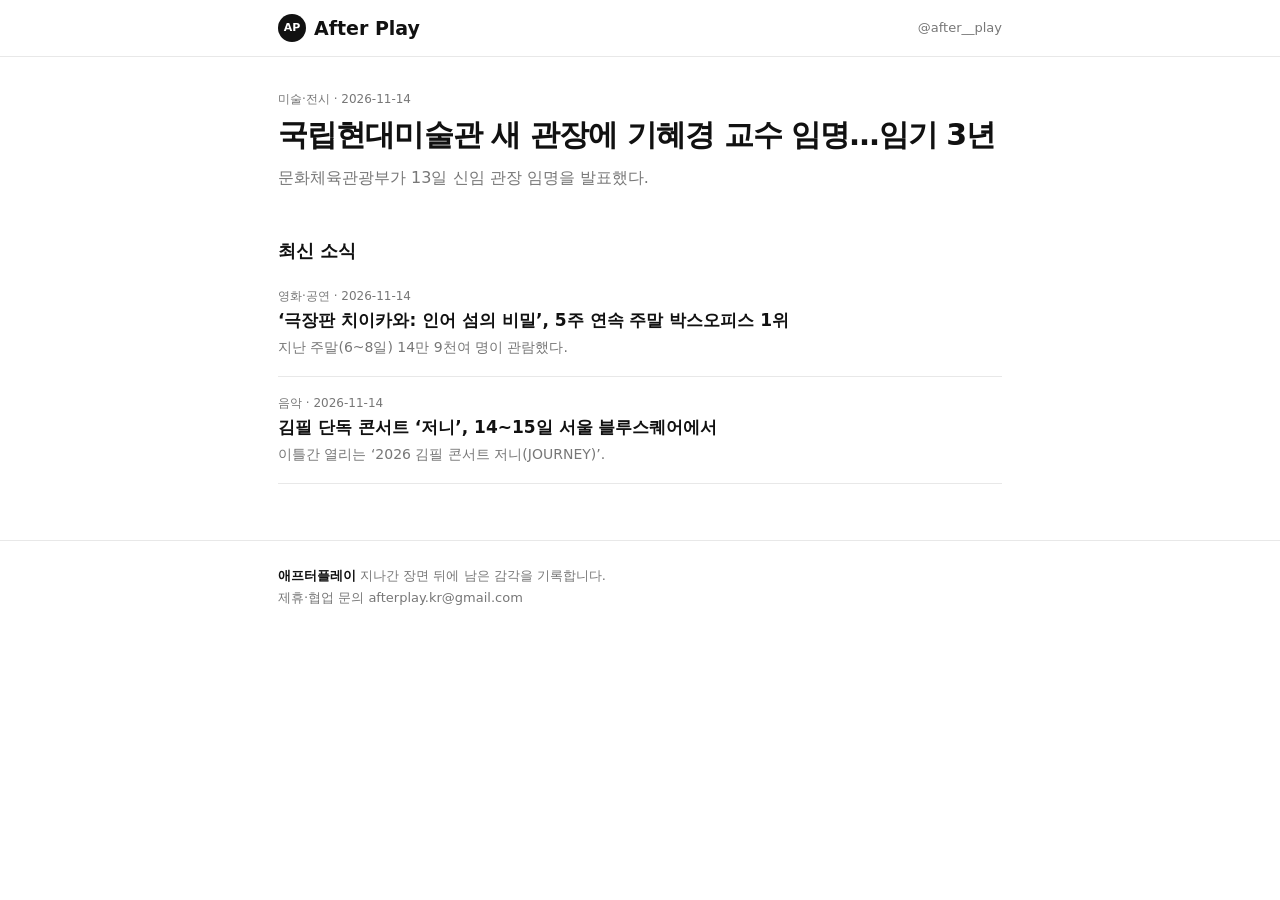
<file: index.html>
<!DOCTYPE html><html lang="ko"><head><meta charset="utf-8">
<meta name="viewport" content="width=device-width,initial-scale=1,viewport-fit=cover">
<title>애프터플레이 | 문화예술·음악 뉴스 매거진</title>
<meta name="description" content="문화예술·음악 소식을 전하는 애프터플레이. 지나간 장면 뒤에 남은 감각을 기록합니다.">
<link rel="canonical" href="https://afterplaykr-dot.github.io/">
<meta property="og:type" content="website"><meta property="og:site_name" content="애프터플레이"><meta property="og:title" content="애프터플레이 | 문화예술·음악 뉴스 매거진"><meta property="og:description" content="지나간 장면 뒤에 남은 감각을 기록합니다."><meta property="og:url" content="https://afterplaykr-dot.github.io/">
<meta name="naver-site-verification" content="4e7e38bac987d06f8c406958d227d0aa381b4535" />
<link rel="stylesheet" href="style.css"></head><body>
<header><div class="w"><div class="bar"><a class="logo" href="index.html"><i>AP</i>After Play</a><a class="ig" href="https://www.instagram.com/after__play/">@after__play</a></div></div></header>
<main class="w"><a class="hero" href="articles/mmca-new-director.html" style="display:block"><div class="k">미술·전시 · 2026-11-14</div><h1>국립현대미술관 새 관장에 기혜경 교수 임명…임기 3년</h1><p>문화체육관광부가 13일 신임 관장 임명을 발표했다.</p></a>
<h2>최신 소식</h2><a class="it" href="articles/chiikawa-box-office.html"><div class="k">영화·공연 · 2026-11-14</div><h3>‘극장판 치이카와: 인어 섬의 비밀’, 5주 연속 주말 박스오피스 1위</h3><p>지난 주말(6~8일) 14만 9천여 명이 관람했다.</p></a><a class="it" href="articles/kimpil-journey-concert.html"><div class="k">음악 · 2026-11-14</div><h3>김필 단독 콘서트 ‘저니’, 14~15일 서울 블루스퀘어에서</h3><p>이틀간 열리는 ‘2026 김필 콘서트 저니(JOURNEY)’.</p></a></main>
<footer><div class="w"><b>애프터플레이</b> 지나간 장면 뒤에 남은 감각을 기록합니다.<br>제휴·협업 문의 afterplay.kr@gmail.com</div></footer></body></html>
</file>
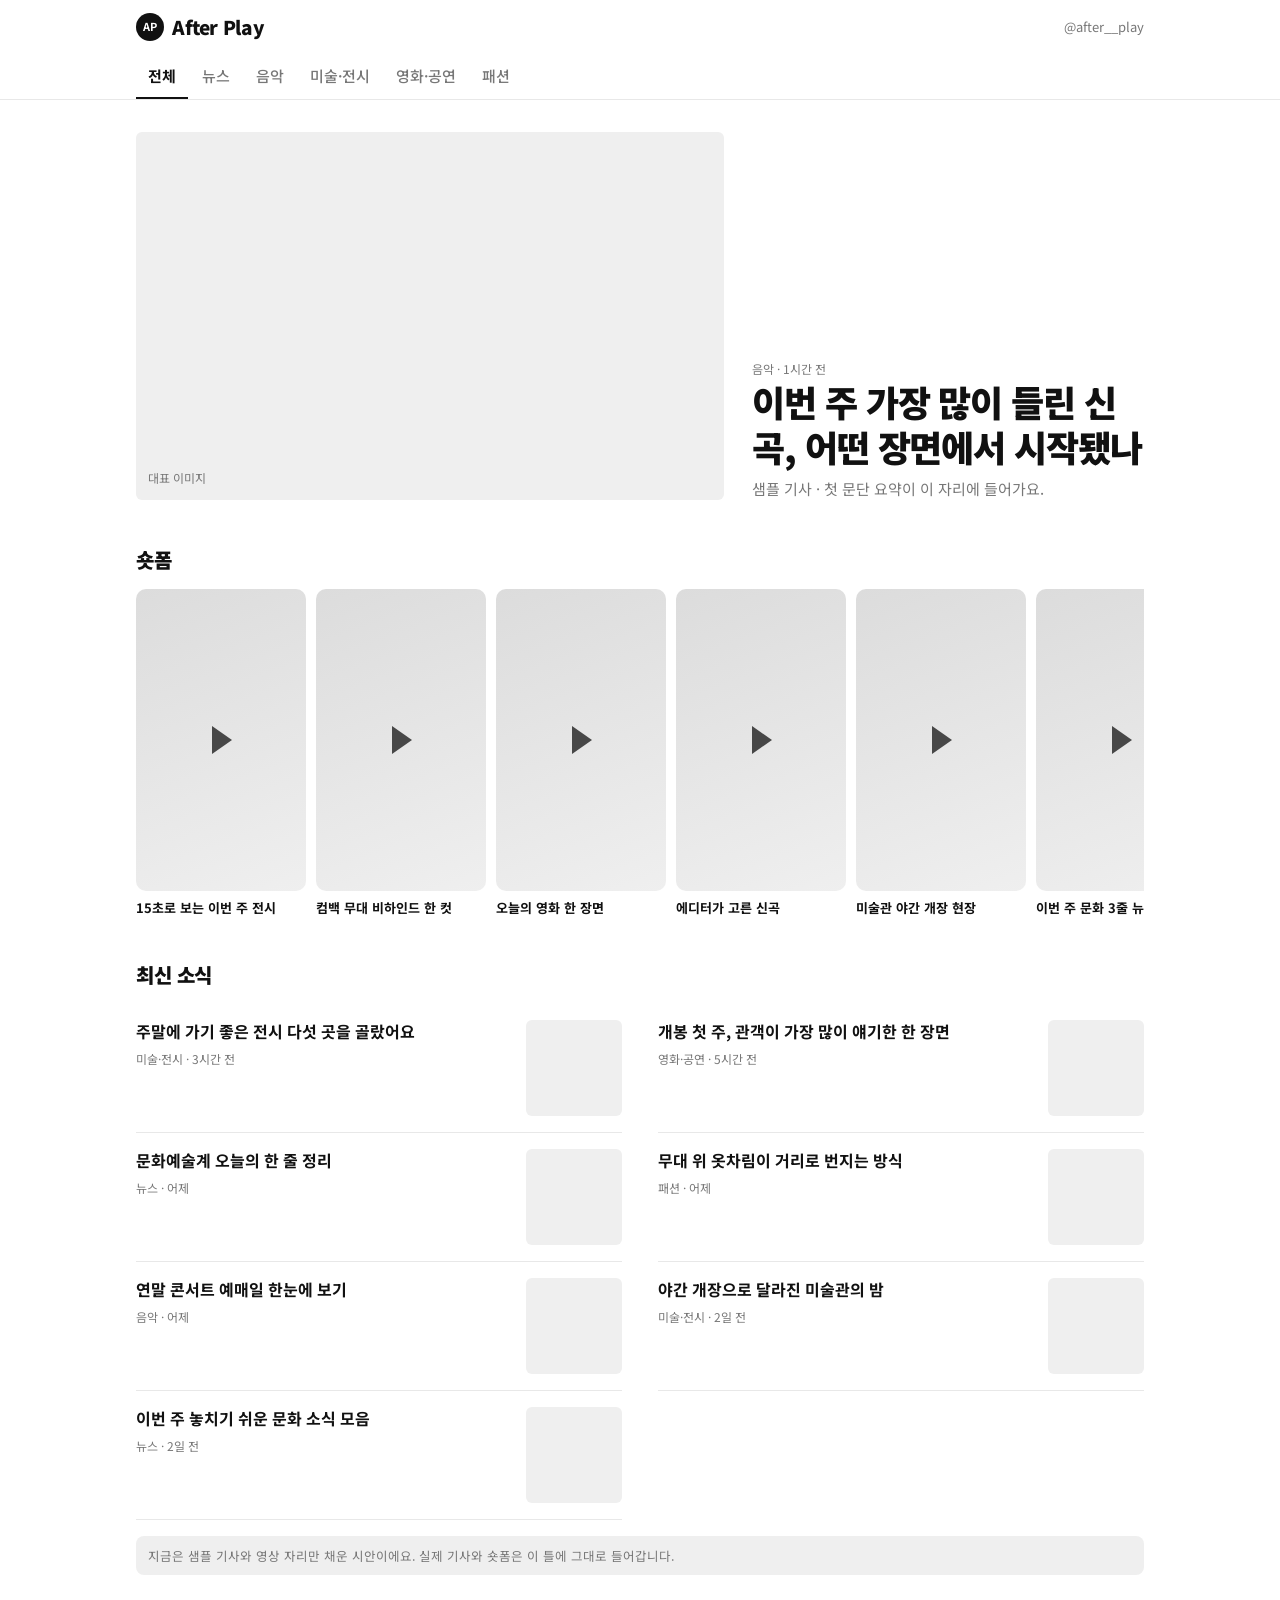
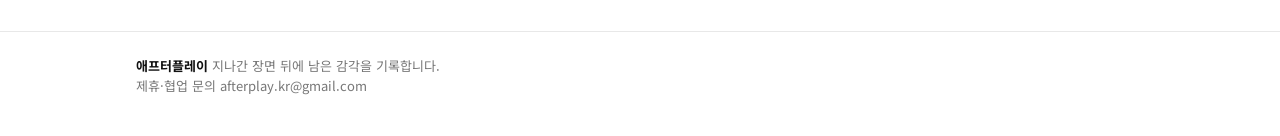
<file: files/index.html>
<!DOCTYPE html>
<html lang="ko">
<head>
<meta charset="utf-8">
<meta name="viewport" content="width=device-width, initial-scale=1, viewport-fit=cover">
<title>애프터플레이 | 문화예술·음악 뉴스 매거진</title>
<meta name="description" content="문화예술·음악 소식을 전하는 애프터플레이. 지나간 장면 뒤에 남은 감각을 기록합니다.">
<link rel="canonical" href="https://afterplaykr-dot.github.io/">
<meta property="og:type" content="website">
<meta property="og:site_name" content="애프터플레이">
<meta property="og:title" content="애프터플레이 | 문화예술·음악 뉴스 매거진">
<meta property="og:description" content="지나간 장면 뒤에 남은 감각을 기록합니다.">
<meta property="og:url" content="https://afterplaykr-dot.github.io/">
<!-- 네이버 서치어드바이저 소유확인 코드는 아래 줄 바로 위에 넣습니다: <meta name="naver-site-verification" content="발급받은코드"> -->
<link rel="stylesheet" href="https://fonts.googleapis.com/css2?family=Noto+Sans+KR:wght@400;500;700;900&display=swap">
<style>
:root{--bg:#fff;--ink:#111;--mu:#777;--ln:#e8e8e8;--tile:#efefef;--tile2:#dcdcdc;--inv:#111;--invt:#fff;
box-sizing:border-box;padding-top:env(safe-area-inset-top,0px);padding-bottom:env(safe-area-inset-bottom,0px)}
@media(prefers-color-scheme:dark){:root:not([data-theme="light"]){--bg:#0e0e0e;--ink:#f2f2f2;--mu:#999;--ln:#262626;--tile:#1c1c1c;--tile2:#2a2a2a;--inv:#f2f2f2;--invt:#0e0e0e}}
:root[data-theme="dark"]{--bg:#0e0e0e;--ink:#f2f2f2;--mu:#999;--ln:#262626;--tile:#1c1c1c;--tile2:#2a2a2a;--inv:#f2f2f2;--invt:#0e0e0e}
html{scroll-padding-top:env(safe-area-inset-top,0px)}
*{box-sizing:border-box}
body{margin:0;background:var(--bg);color:var(--ink);font-family:"Noto Sans KR",system-ui,sans-serif;line-height:1.55;-webkit-text-size-adjust:100%}
a{color:inherit;text-decoration:none}
.w{max-width:1040px;margin:0 auto;padding:0 16px}
header{position:sticky;top:env(safe-area-inset-top,0px);background:var(--bg);z-index:10;border-bottom:1px solid var(--ln)}
.bar{display:flex;align-items:center;justify-content:space-between;height:54px}
.logo{display:flex;align-items:center;gap:8px;font-weight:900;font-size:19px;letter-spacing:-.02em}
.logo i{display:grid;place-items:center;width:28px;height:28px;border-radius:50%;background:var(--inv);color:var(--invt);font-style:normal;font-size:11px;font-weight:700}
.ig{font-size:13px;color:var(--mu)}
nav{display:flex;gap:2px;overflow-x:auto;scrollbar-width:none}
nav::-webkit-scrollbar{display:none}
nav button{flex:0 0 auto;border:0;background:none;color:var(--mu);font:inherit;font-size:15px;font-weight:500;padding:10px 12px;cursor:pointer;border-bottom:2px solid transparent}
nav button[aria-selected=true]{color:var(--ink);font-weight:700;border-color:var(--ink)}
button:focus-visible,a:focus-visible{outline:2px solid var(--ink);outline-offset:2px}
.hero{display:grid;gap:14px;padding:24px 0 8px}
.ph{background:var(--tile);border-radius:6px;aspect-ratio:16/10;display:flex;align-items:flex-end;padding:12px;color:var(--mu);font-size:12px}
.hero h1{font-size:28px;line-height:1.25;font-weight:900;letter-spacing:-.03em;margin:0}
.hero p{margin:8px 0 0;color:var(--mu);font-size:15px}
.k{font-size:12px;color:var(--mu);margin-top:8px}
h2{font-size:20px;font-weight:900;letter-spacing:-.02em;margin:36px 0 14px}
.list{display:grid;gap:0}
.it{display:grid;grid-template-columns:1fr 96px;gap:14px;padding:16px 0;border-bottom:1px solid var(--ln);cursor:pointer}
.it h3{margin:0;font-size:16px;line-height:1.4;font-weight:700}
.it .th{background:var(--tile);border-radius:6px;aspect-ratio:1/1}
.it:hover h3{text-decoration:underline}
.empty{color:var(--mu);padding:24px 0;font-size:14px}
.sf{display:flex;gap:10px;overflow-x:auto;padding-bottom:6px;scroll-snap-type:x mandatory;scrollbar-width:none}
.sf::-webkit-scrollbar{display:none}
.v{flex:0 0 138px;scroll-snap-align:start}
.v .t{position:relative;aspect-ratio:9/16;border-radius:10px;background:linear-gradient(160deg,var(--tile2),var(--tile))}
.v .t::after{content:"";position:absolute;left:50%;top:50%;margin:-14px 0 0 -9px;border-left:20px solid var(--ink);border-top:14px solid transparent;border-bottom:14px solid transparent;opacity:.75}
.v b{display:block;font-size:13px;line-height:1.35;margin-top:8px;font-weight:700}
footer{margin-top:56px;border-top:1px solid var(--ln);padding:24px 0 40px;color:var(--mu);font-size:13px}
footer b{color:var(--ink)}
.note{background:var(--tile);border-radius:8px;padding:10px 12px;font-size:12.5px;color:var(--mu);margin-top:16px}
@media(min-width:820px){
 .hero{grid-template-columns:1.5fr 1fr;align-items:end;gap:28px;padding-top:32px}
 .hero h1{font-size:36px}
 .list.g{grid-template-columns:1fr 1fr;column-gap:36px}
 .v{flex-basis:170px}
}
</style>
</head>
<body>
<header>
 <div class="w">
  <div class="bar"><a class="logo" href="#"><i>AP</i>After Play</a><a class="ig" href="https://www.instagram.com/after__play/">@after__play</a></div>
  <nav role="tablist" id="nav"></nav>
 </div>
</header>
<main class="w">
 <section class="hero" id="hero"></section>
 <h2>숏폼</h2>
 <div class="sf" id="sf"></div>
 <h2 id="lt">최신 소식</h2>
 <div class="list g" id="list"></div>
 <div class="note">지금은 샘플 기사와 영상 자리만 채운 시안이에요. 실제 기사와 숏폼은 이 틀에 그대로 들어갑니다.</div>
</main>
<footer><div class="w"><b>애프터플레이</b> 지나간 장면 뒤에 남은 감각을 기록합니다.<br>제휴·협업 문의 afterplay.kr@gmail.com</div></footer>
<script>
const CATS=["전체","뉴스","음악","미술·전시","영화·공연","패션"];
const A=[
 {c:"음악",t:"이번 주 가장 많이 들린 신곡, 어떤 장면에서 시작됐나",d:"샘플 기사 · 첫 문단 요약이 이 자리에 들어가요.",m:"1시간 전"},
 {c:"미술·전시",t:"주말에 가기 좋은 전시 다섯 곳을 골랐어요",m:"3시간 전"},
 {c:"영화·공연",t:"개봉 첫 주, 관객이 가장 많이 얘기한 한 장면",m:"5시간 전"},
 {c:"뉴스",t:"문화예술계 오늘의 한 줄 정리",m:"어제"},
 {c:"패션",t:"무대 위 옷차림이 거리로 번지는 방식",m:"어제"},
 {c:"음악",t:"연말 콘서트 예매일 한눈에 보기",m:"어제"},
 {c:"미술·전시",t:"야간 개장으로 달라진 미술관의 밤",m:"2일 전"},
 {c:"뉴스",t:"이번 주 놓치기 쉬운 문화 소식 모음",m:"2일 전"}];
const V=["15초로 보는 이번 주 전시","컴백 무대 비하인드 한 컷","오늘의 영화 한 장면","에디터가 고른 신곡","미술관 야간 개장 현장","이번 주 문화 3줄 뉴스"];
let cur="전체";
const $=id=>document.getElementById(id);
const esc=s=>s.replace(/[&<>"]/g,m=>({"&":"&amp;","<":"&lt;",">":"&gt;",'"':"&quot;"}[m]));
function draw(){
 $("nav").innerHTML=CATS.map(c=>`<button role="tab" aria-selected="${c===cur}" data-c="${c}">${c}</button>`).join("");
 const f=cur==="전체"?A:A.filter(a=>a.c===cur);
 const h=f[0];
 $("hero").innerHTML=h?`<div class="ph">대표 이미지</div><div><div class="k">${esc(h.c)} · ${esc(h.m)}</div><h1>${esc(h.t)}</h1><p>${esc(h.d||"기사 요약이 이 자리에 들어가요.")}</p></div>`:`<div class="empty">아직 이 분류에 올라온 기사가 없어요.</div>`;
 const rest=f.slice(1);
 $("list").innerHTML=rest.length?rest.map(a=>`<div class="it"><div><h3>${esc(a.t)}</h3><div class="k">${esc(a.c)} · ${esc(a.m)}</div></div><div class="th" aria-hidden="true"></div></div>`).join(""):`<div class="empty">더 올라온 기사가 없어요.</div>`;
 $("lt").textContent=cur==="전체"?"최신 소식":cur;
}
$("nav").onclick=e=>{const c=e.target.dataset.c;if(c){cur=c;draw()}};
$("sf").innerHTML=V.map(t=>`<div class="v"><div class="t" role="img" aria-label="숏폼 영상 자리"></div><b>${esc(t)}</b></div>`).join("");
draw();
</script>
</body>
</html>
</file>
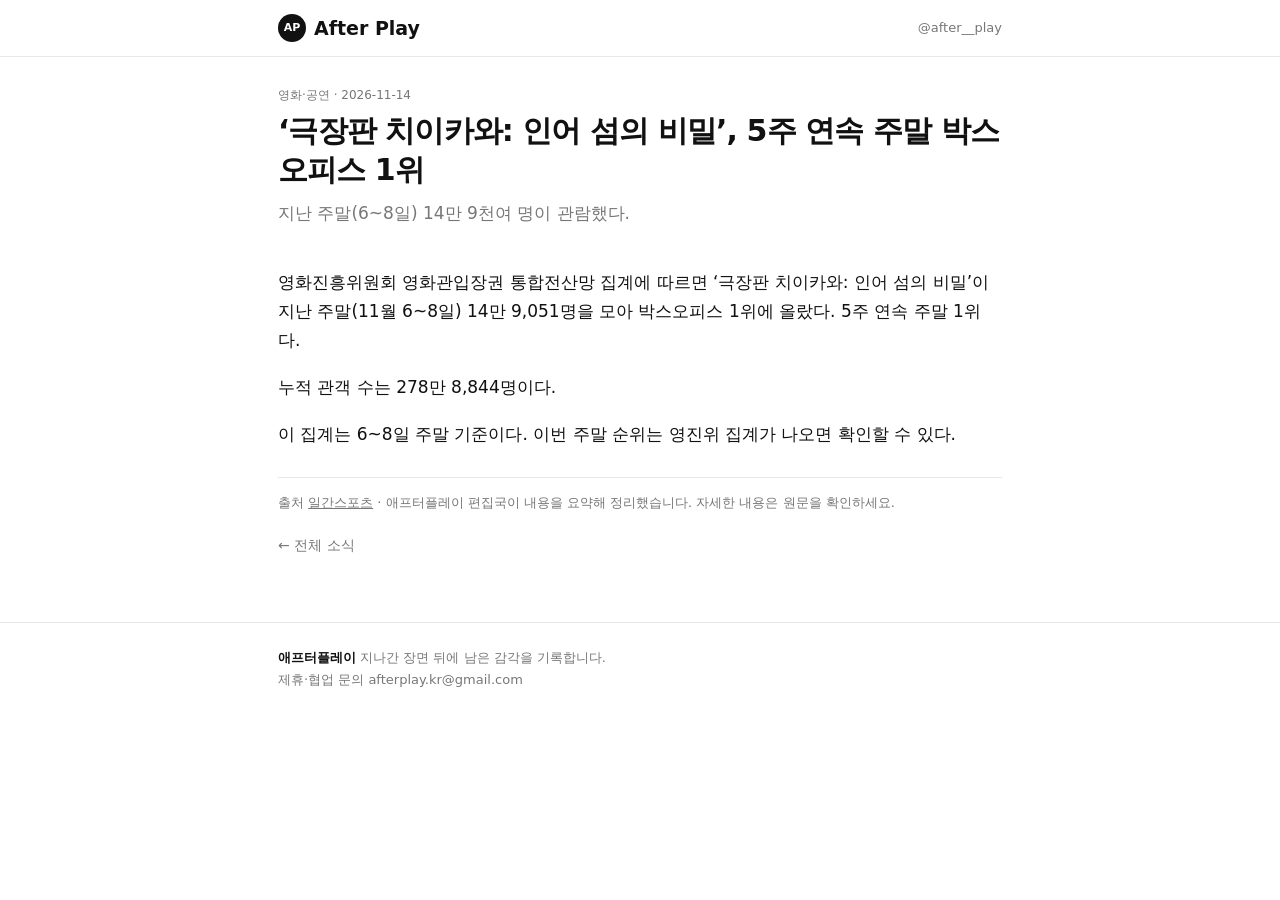
<file: articles/chiikawa-box-office.html>
<!DOCTYPE html><html lang="ko"><head><meta charset="utf-8">
<meta name="viewport" content="width=device-width,initial-scale=1,viewport-fit=cover">
<title>‘극장판 치이카와: 인어 섬의 비밀’, 5주 연속 주말 박스오피스 1위 | 애프터플레이</title>
<meta name="description" content="지난 주말(6~8일) 14만 9천여 명이 관람했다.">
<link rel="canonical" href="https://afterplaykr-dot.github.io/articles/chiikawa-box-office.html">
<meta property="og:type" content="article"><meta property="og:title" content="‘극장판 치이카와: 인어 섬의 비밀’, 5주 연속 주말 박스오피스 1위"><meta property="og:description" content="지난 주말(6~8일) 14만 9천여 명이 관람했다."><meta property="og:url" content="https://afterplaykr-dot.github.io/articles/chiikawa-box-office.html"><meta property="og:site_name" content="애프터플레이">
<script type="application/ld+json">{"@context":"https://schema.org","@type":"NewsArticle","headline":"‘극장판 치이카와: 인어 섬의 비밀’, 5주 연속 주말 박스오피스 1위","datePublished":"2026-11-14","author":{"@type":"Organization","name":"애프터플레이 편집국"},"mainEntityOfPage":"https://afterplaykr-dot.github.io/articles/chiikawa-box-office.html"}</script>
<link rel="stylesheet" href="../style.css"></head><body>
<header><div class="w"><div class="bar"><a class="logo" href="../index.html"><i>AP</i>After Play</a><a class="ig" href="https://www.instagram.com/after__play/">@after__play</a></div></div></header>
<main class="w"><article class="art"><div class="k">영화·공연 · 2026-11-14</div><h1>‘극장판 치이카와: 인어 섬의 비밀’, 5주 연속 주말 박스오피스 1위</h1><p class="dek">지난 주말(6~8일) 14만 9천여 명이 관람했다.</p><div style="height:22px"></div><p>영화진흥위원회 영화관입장권 통합전산망 집계에 따르면 ‘극장판 치이카와: 인어 섬의 비밀’이 지난 주말(11월 6~8일) 14만 9,051명을 모아 박스오피스 1위에 올랐다. 5주 연속 주말 1위다.</p><p>누적 관객 수는 278만 8,844명이다.</p><p>이 집계는 6~8일 주말 기준이다. 이번 주말 순위는 영진위 집계가 나오면 확인할 수 있다.</p>
<div class="src">출처 <a href="https://isplus.com/article/view/isp202611090056" rel="noopener">일간스포츠</a> · 애프터플레이 편집국이 내용을 요약해 정리했습니다. 자세한 내용은 원문을 확인하세요.</div>
<a class="back" href="../index.html">← 전체 소식</a></article></main>
<footer><div class="w"><b>애프터플레이</b> 지나간 장면 뒤에 남은 감각을 기록합니다.<br>제휴·협업 문의 afterplay.kr@gmail.com</div></footer></body></html>
</file>
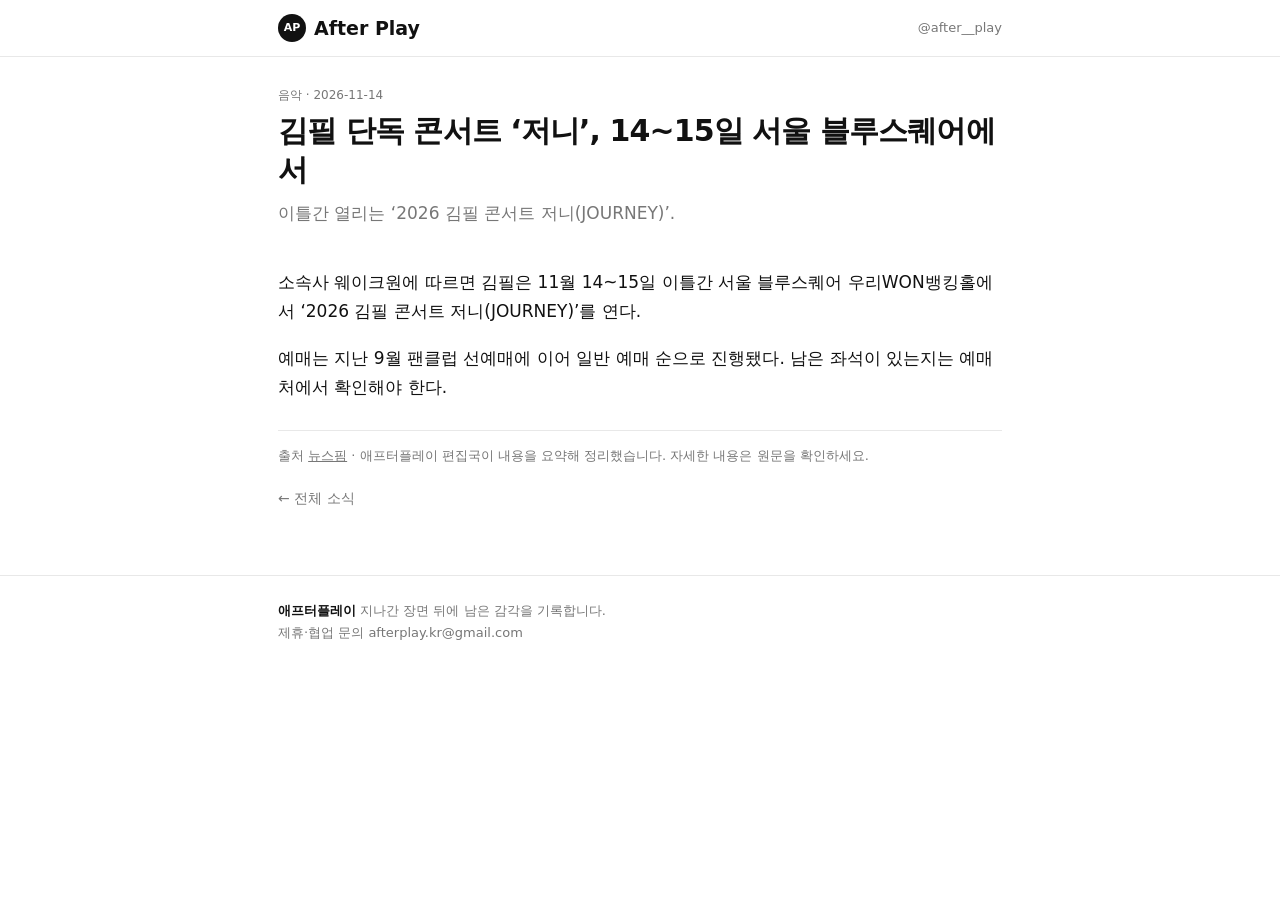
<file: articles/kimpil-journey-concert.html>
<!DOCTYPE html><html lang="ko"><head><meta charset="utf-8">
<meta name="viewport" content="width=device-width,initial-scale=1,viewport-fit=cover">
<title>김필 단독 콘서트 ‘저니’, 14~15일 서울 블루스퀘어에서 | 애프터플레이</title>
<meta name="description" content="이틀간 열리는 ‘2026 김필 콘서트 저니(JOURNEY)’.">
<link rel="canonical" href="https://afterplaykr-dot.github.io/articles/kimpil-journey-concert.html">
<meta property="og:type" content="article"><meta property="og:title" content="김필 단독 콘서트 ‘저니’, 14~15일 서울 블루스퀘어에서"><meta property="og:description" content="이틀간 열리는 ‘2026 김필 콘서트 저니(JOURNEY)’."><meta property="og:url" content="https://afterplaykr-dot.github.io/articles/kimpil-journey-concert.html"><meta property="og:site_name" content="애프터플레이">
<script type="application/ld+json">{"@context":"https://schema.org","@type":"NewsArticle","headline":"김필 단독 콘서트 ‘저니’, 14~15일 서울 블루스퀘어에서","datePublished":"2026-11-14","author":{"@type":"Organization","name":"애프터플레이 편집국"},"mainEntityOfPage":"https://afterplaykr-dot.github.io/articles/kimpil-journey-concert.html"}</script>
<link rel="stylesheet" href="../style.css"></head><body>
<header><div class="w"><div class="bar"><a class="logo" href="../index.html"><i>AP</i>After Play</a><a class="ig" href="https://www.instagram.com/after__play/">@after__play</a></div></div></header>
<main class="w"><article class="art"><div class="k">음악 · 2026-11-14</div><h1>김필 단독 콘서트 ‘저니’, 14~15일 서울 블루스퀘어에서</h1><p class="dek">이틀간 열리는 ‘2026 김필 콘서트 저니(JOURNEY)’.</p><div style="height:22px"></div><p>소속사 웨이크원에 따르면 김필은 11월 14~15일 이틀간 서울 블루스퀘어 우리WON뱅킹홀에서 ‘2026 김필 콘서트 저니(JOURNEY)’를 연다.</p><p>예매는 지난 9월 팬클럽 선예매에 이어 일반 예매 순으로 진행됐다. 남은 좌석이 있는지는 예매처에서 확인해야 한다.</p>
<div class="src">출처 <a href="https://www.newspim.com/news/view/20260910000071" rel="noopener">뉴스핌</a> · 애프터플레이 편집국이 내용을 요약해 정리했습니다. 자세한 내용은 원문을 확인하세요.</div>
<a class="back" href="../index.html">← 전체 소식</a></article></main>
<footer><div class="w"><b>애프터플레이</b> 지나간 장면 뒤에 남은 감각을 기록합니다.<br>제휴·협업 문의 afterplay.kr@gmail.com</div></footer></body></html>
</file>
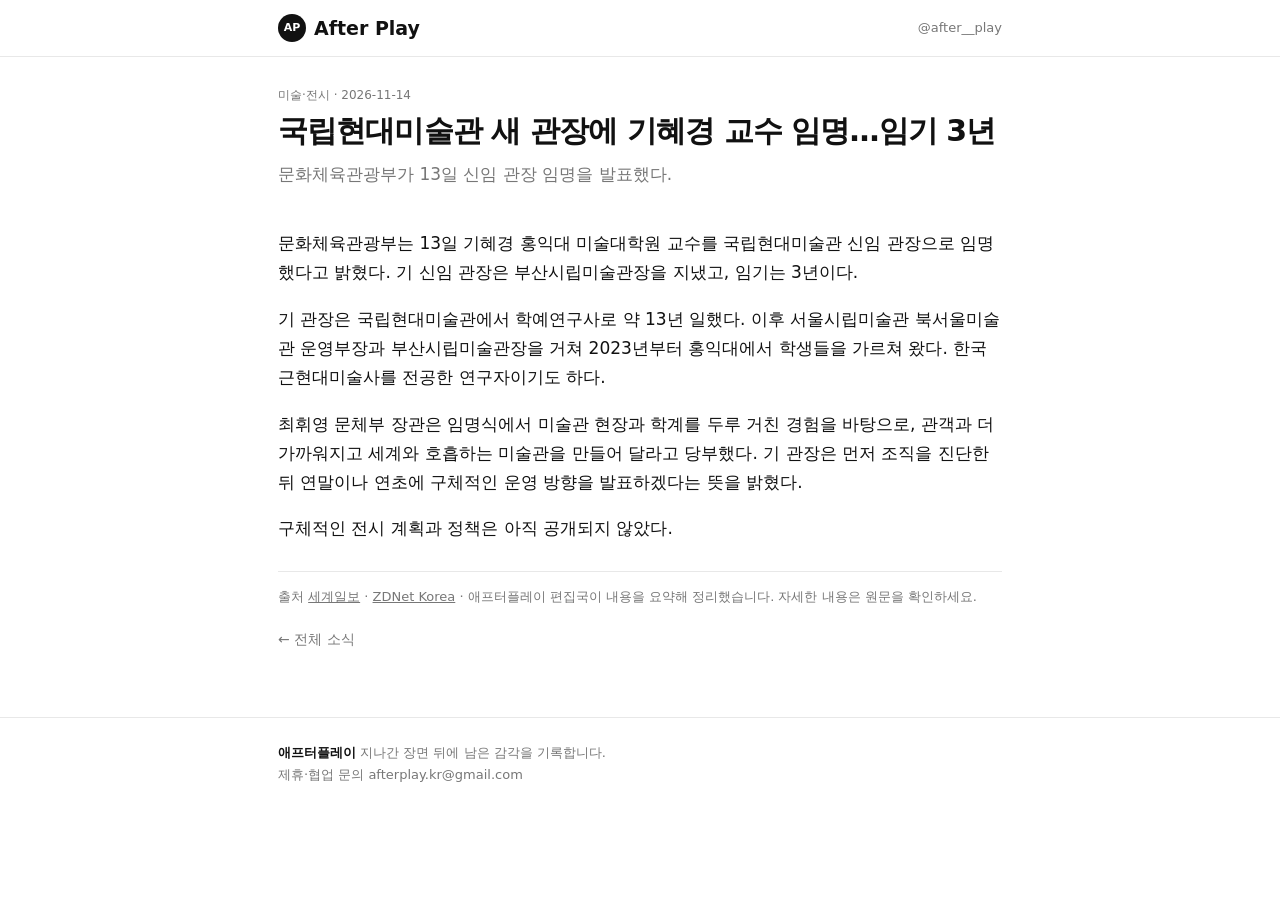
<file: articles/mmca-new-director.html>
<!DOCTYPE html><html lang="ko"><head><meta charset="utf-8">
<meta name="viewport" content="width=device-width,initial-scale=1,viewport-fit=cover">
<title>국립현대미술관 새 관장에 기혜경 교수 임명…임기 3년 | 애프터플레이</title>
<meta name="description" content="문화체육관광부가 13일 신임 관장 임명을 발표했다.">
<link rel="canonical" href="https://afterplaykr-dot.github.io/articles/mmca-new-director.html">
<meta property="og:type" content="article"><meta property="og:title" content="국립현대미술관 새 관장에 기혜경 교수 임명…임기 3년"><meta property="og:description" content="문화체육관광부가 13일 신임 관장 임명을 발표했다."><meta property="og:url" content="https://afterplaykr-dot.github.io/articles/mmca-new-director.html"><meta property="og:site_name" content="애프터플레이">
<script type="application/ld+json">{"@context":"https://schema.org","@type":"NewsArticle","headline":"국립현대미술관 새 관장에 기혜경 교수 임명…임기 3년","datePublished":"2026-11-14","author":{"@type":"Organization","name":"애프터플레이 편집국"},"mainEntityOfPage":"https://afterplaykr-dot.github.io/articles/mmca-new-director.html"}</script>
<link rel="stylesheet" href="../style.css"></head><body>
<header><div class="w"><div class="bar"><a class="logo" href="../index.html"><i>AP</i>After Play</a><a class="ig" href="https://www.instagram.com/after__play/">@after__play</a></div></div></header>
<main class="w"><article class="art"><div class="k">미술·전시 · 2026-11-14</div><h1>국립현대미술관 새 관장에 기혜경 교수 임명…임기 3년</h1><p class="dek">문화체육관광부가 13일 신임 관장 임명을 발표했다.</p><div style="height:22px"></div><p>문화체육관광부는 13일 기혜경 홍익대 미술대학원 교수를 국립현대미술관 신임 관장으로 임명했다고 밝혔다. 기 신임 관장은 부산시립미술관장을 지냈고, 임기는 3년이다.</p><p>기 관장은 국립현대미술관에서 학예연구사로 약 13년 일했다. 이후 서울시립미술관 북서울미술관 운영부장과 부산시립미술관장을 거쳐 2023년부터 홍익대에서 학생들을 가르쳐 왔다. 한국 근현대미술사를 전공한 연구자이기도 하다.</p><p>최휘영 문체부 장관은 임명식에서 미술관 현장과 학계를 두루 거친 경험을 바탕으로, 관객과 더 가까워지고 세계와 호흡하는 미술관을 만들어 달라고 당부했다. 기 관장은 먼저 조직을 진단한 뒤 연말이나 연초에 구체적인 운영 방향을 발표하겠다는 뜻을 밝혔다.</p><p>구체적인 전시 계획과 정책은 아직 공개되지 않았다.</p>
<div class="src">출처 <a href="https://www.segye.com/newsView/20261113505698" rel="noopener">세계일보</a> · <a href="https://zdnet.co.kr/view/?no=20261113095646" rel="noopener">ZDNet Korea</a> · 애프터플레이 편집국이 내용을 요약해 정리했습니다. 자세한 내용은 원문을 확인하세요.</div>
<a class="back" href="../index.html">← 전체 소식</a></article></main>
<footer><div class="w"><b>애프터플레이</b> 지나간 장면 뒤에 남은 감각을 기록합니다.<br>제휴·협업 문의 afterplay.kr@gmail.com</div></footer></body></html>
</file>
<file: style.css>
:root{--bg:#fff;--ink:#111;--mu:#777;--ln:#e8e8e8;--tile:#f3f3f3}
@media(prefers-color-scheme:dark){:root{--bg:#0e0e0e;--ink:#f2f2f2;--mu:#999;--ln:#262626;--tile:#1c1c1c}}
*{box-sizing:border-box}
body{margin:0;background:var(--bg);color:var(--ink);font-family:-apple-system,"Noto Sans KR","Apple SD Gothic Neo",system-ui,sans-serif;line-height:1.7;padding-top:env(safe-area-inset-top,0px);padding-bottom:env(safe-area-inset-bottom,0px)}
a{color:inherit;text-decoration:none}a:hover{text-decoration:underline}
.w{max-width:760px;margin:0 auto;padding:0 18px}
header{border-bottom:1px solid var(--ln)}
.bar{display:flex;align-items:center;justify-content:space-between;height:56px}
.logo{display:flex;align-items:center;gap:8px;font-weight:900;font-size:19px}
.logo i{display:grid;place-items:center;width:28px;height:28px;border-radius:50%;background:var(--ink);color:var(--bg);font-style:normal;font-size:11px;font-weight:700}
.ig{font-size:13px;color:var(--mu)}
.k{font-size:12px;color:var(--mu)}
.hero{padding:32px 0 8px}
.hero h1,.art h1{font-size:30px;line-height:1.3;font-weight:900;letter-spacing:-.03em;margin:6px 0 10px}
.hero p,.dek{color:var(--mu);font-size:16px;margin:0}
h2{font-size:18px;font-weight:900;margin:36px 0 4px}
.it{display:block;padding:16px 0;border-bottom:1px solid var(--ln)}
.it h3{margin:2px 0 4px;font-size:17px;line-height:1.4}
.it p{margin:0;color:var(--mu);font-size:14px}
.art{padding:28px 0 8px}.art p{font-size:17px;margin:0 0 18px}
.src{border-top:1px solid var(--ln);margin-top:28px;padding-top:14px;font-size:13px;color:var(--mu)}
.src a{text-decoration:underline}
.back{display:inline-block;margin-top:20px;font-size:14px;color:var(--mu)}
footer{margin-top:56px;border-top:1px solid var(--ln);padding:24px 0 40px;color:var(--mu);font-size:13px}
footer b{color:var(--ink)}
</file>
